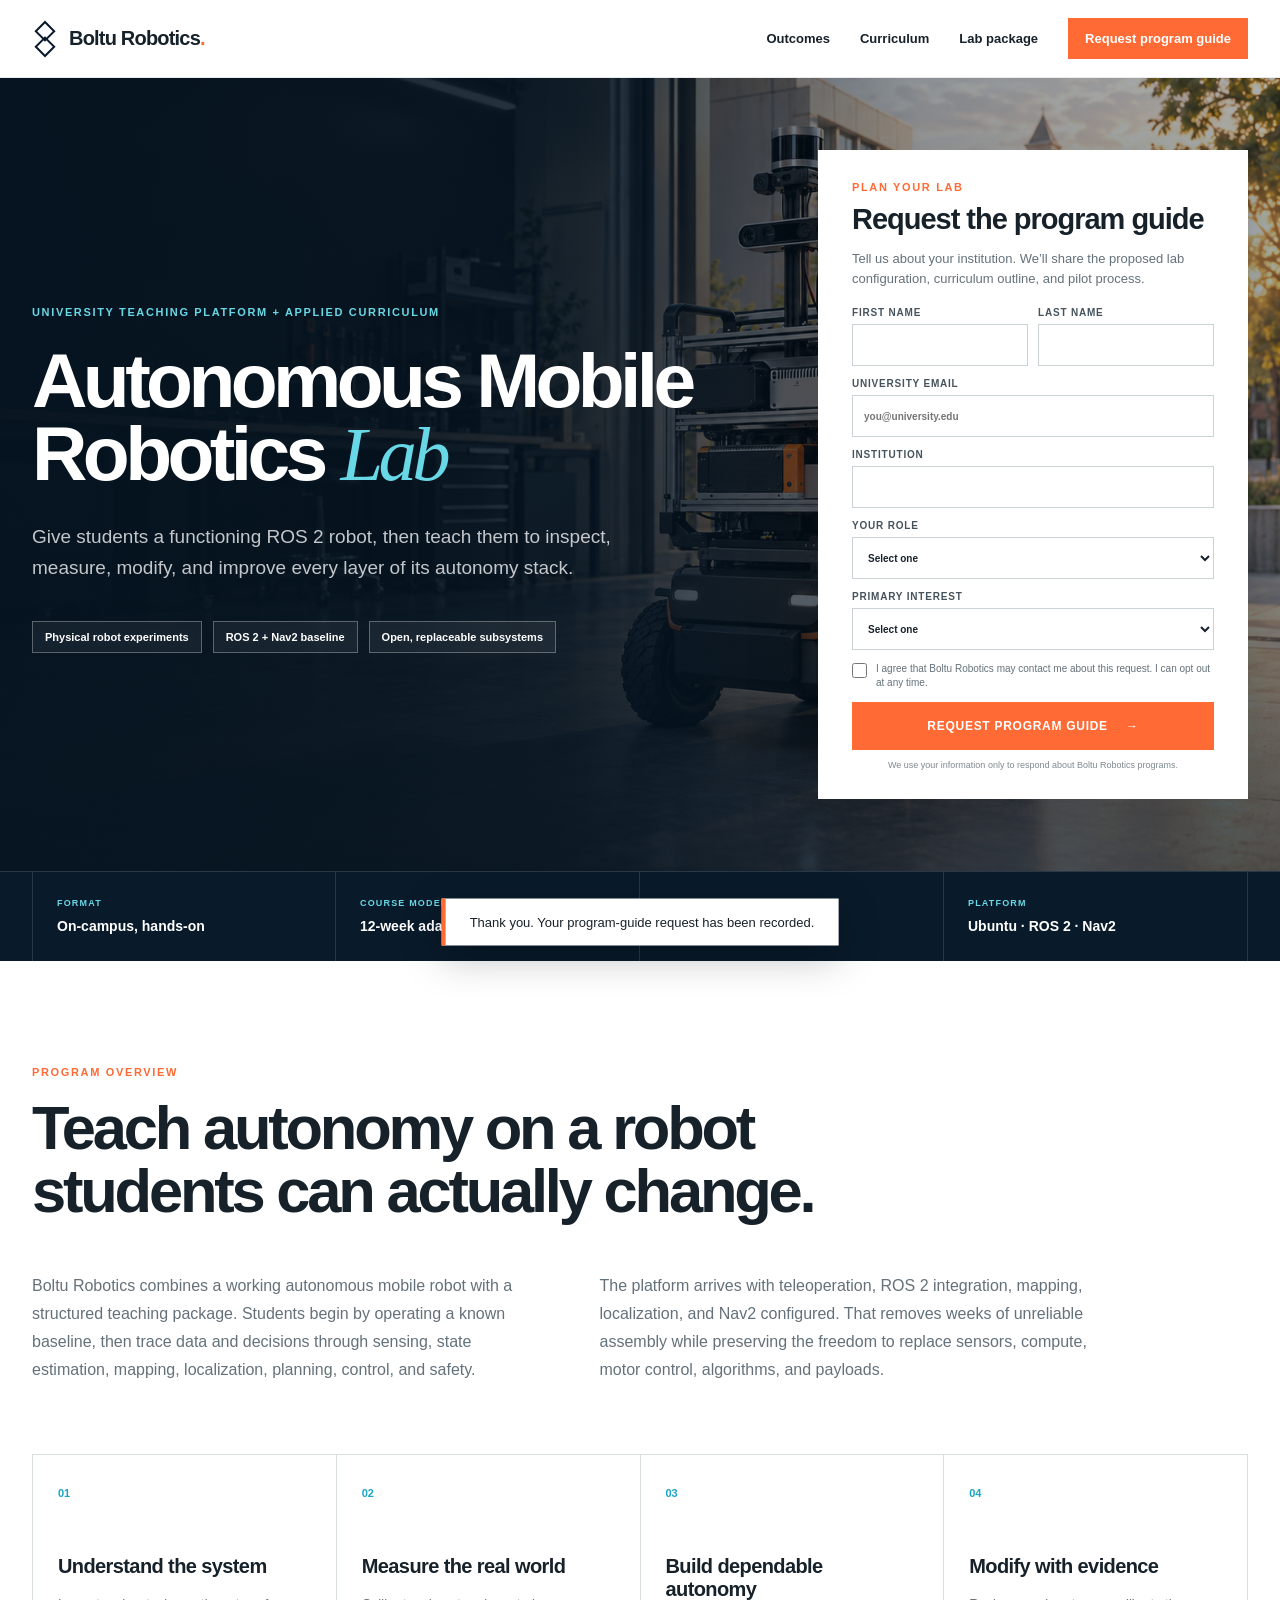
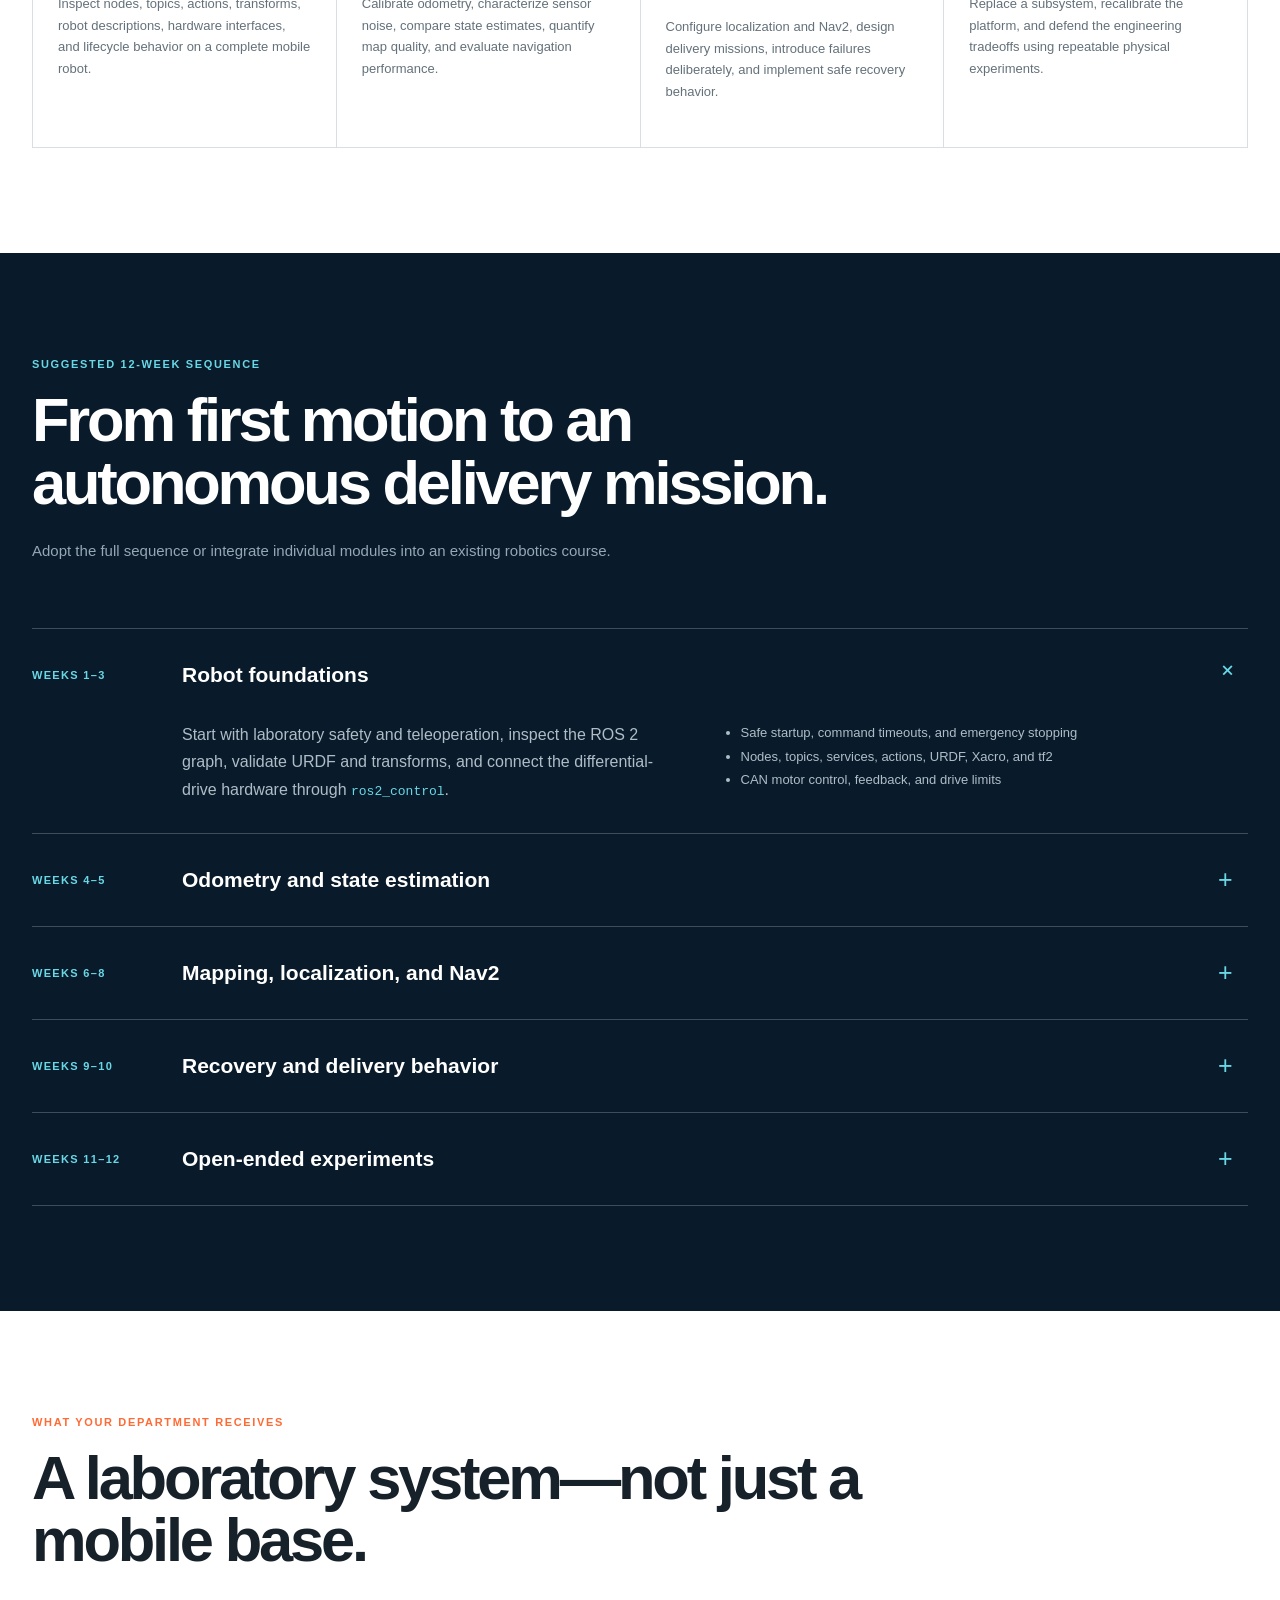
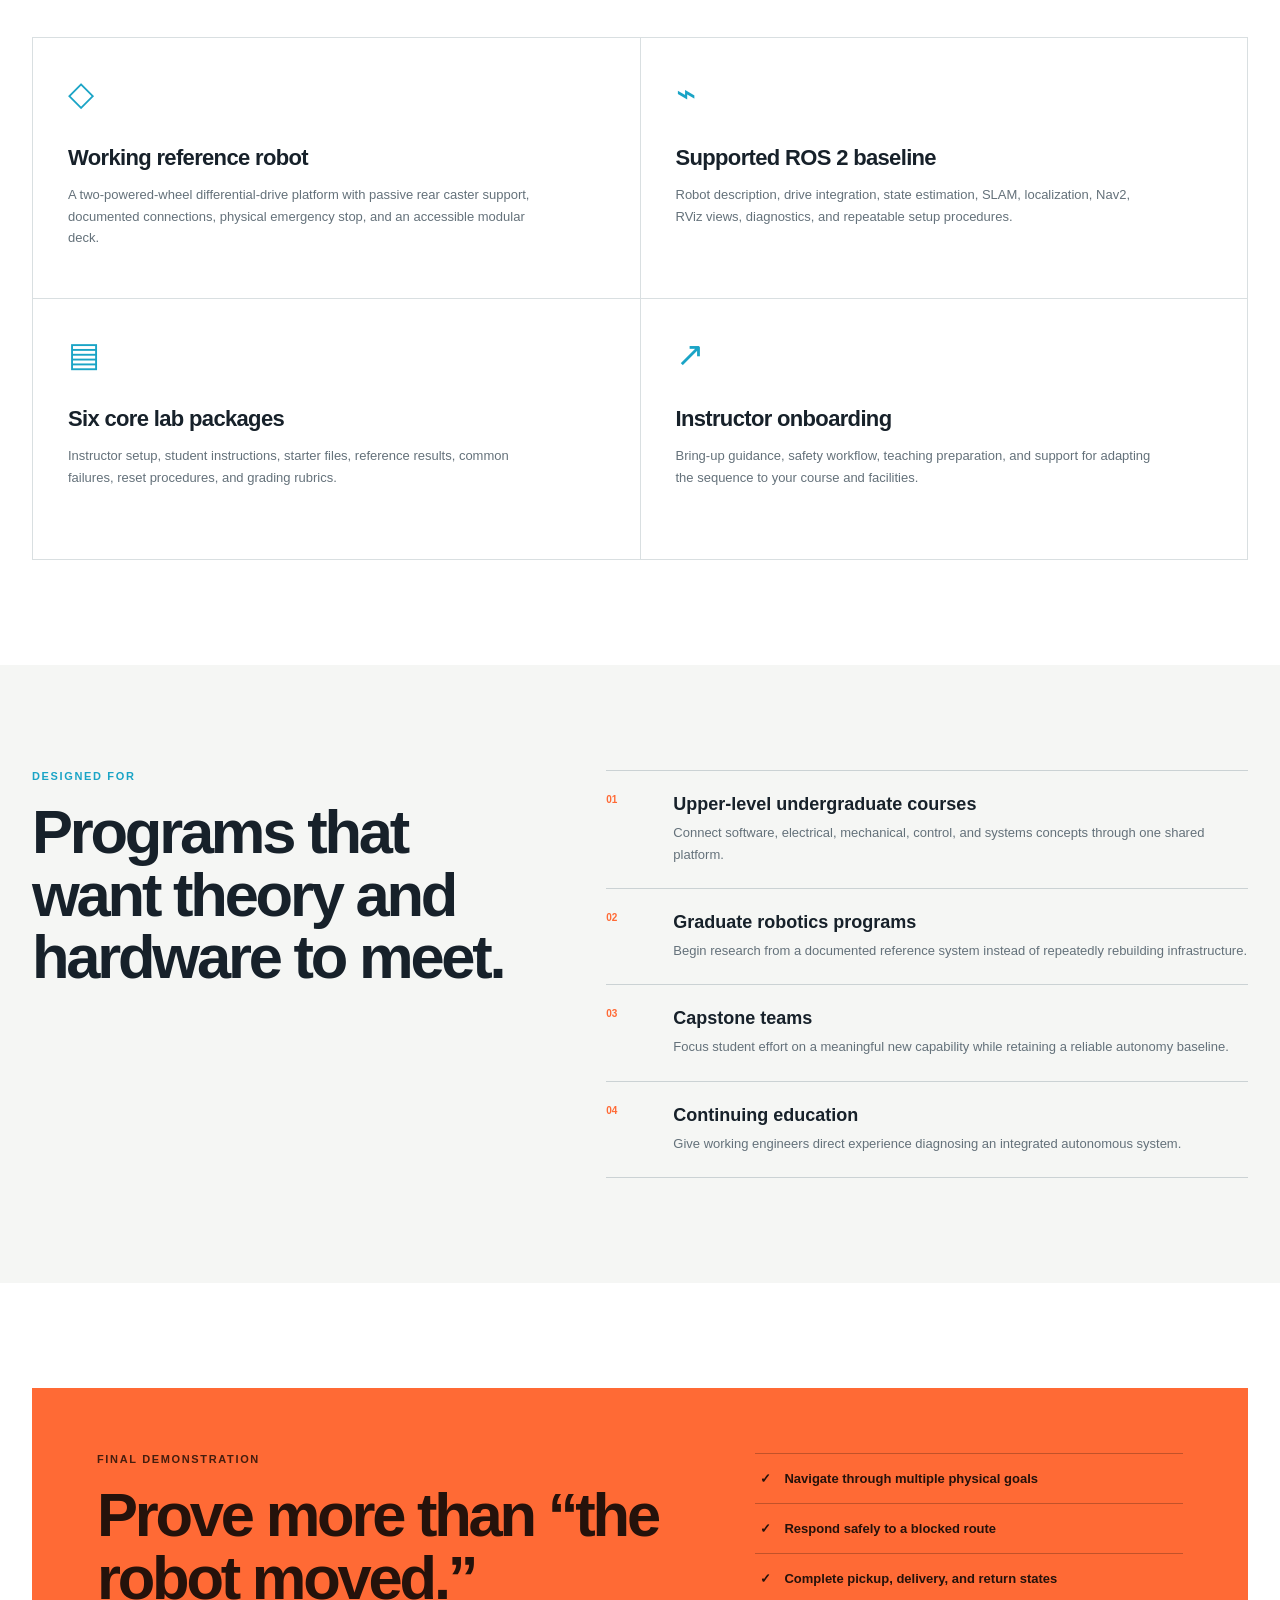
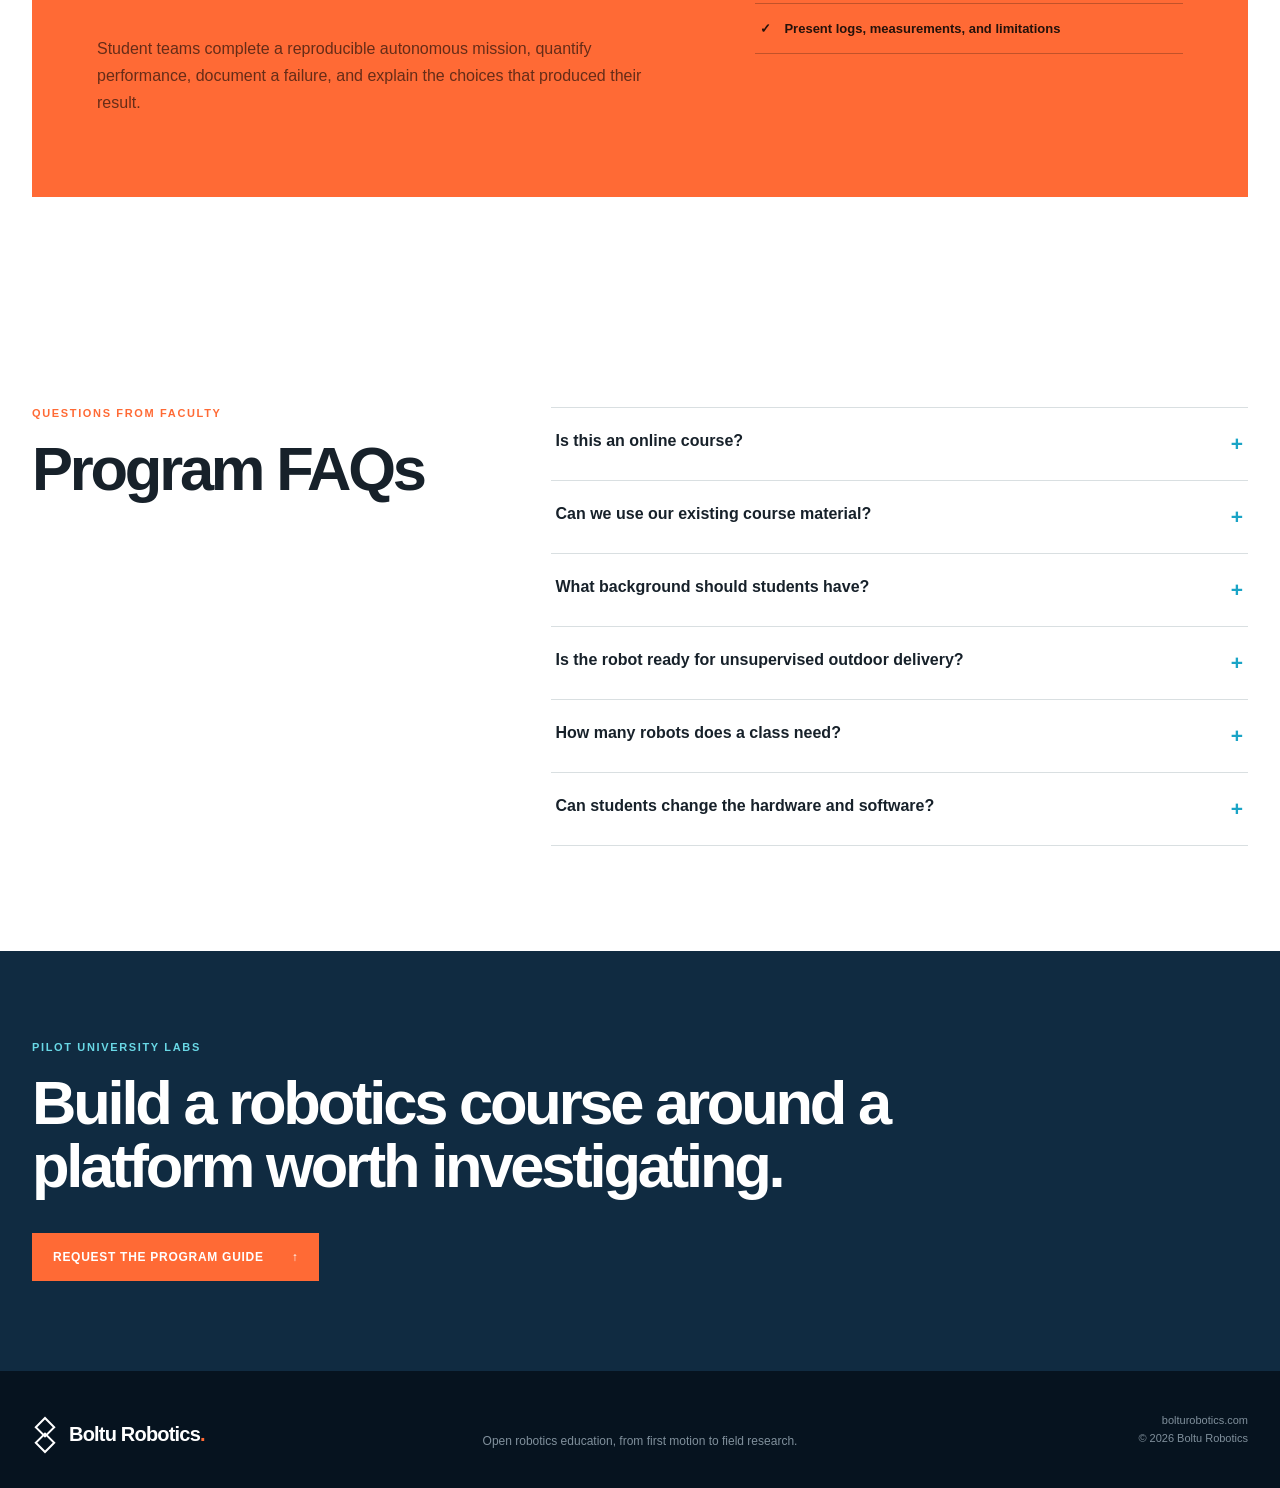
<file: index.html>
<!doctype html>
<html lang="en">
<head>
  <meta charset="utf-8">
  <meta name="viewport" content="width=device-width, initial-scale=1">
  <meta name="description" content="Build a university autonomous mobile robotics lab with a working ROS 2 platform, structured curriculum, and instructor onboarding from Boltu Robotics.">
  <title>Autonomous Mobile Robotics Lab — Boltu Robotics</title>
  <link rel="canonical" href="https://bolturobotics.com/">
  <link rel="preload" href="assets/modular-delivery-robot-v2.png" as="image" fetchpriority="high">
  <link rel="stylesheet" href="robotics-lab.css">
</head>
<body>
  <header class="topbar">
    <a class="brand" href="index.html" aria-label="Boltu Robotics home">
      <span class="brand-mark" aria-hidden="true"><i></i><i></i></span>
      <span>Boltu Robotics<span class="brand-dot">.</span></span>
    </a>
    <nav aria-label="Program navigation">
      <a href="#outcomes">Outcomes</a>
      <a href="#curriculum">Curriculum</a>
      <a href="#labs">Lab package</a>
      <a class="nav-button" href="#request-guide">Request program guide</a>
    </nav>
    <button class="menu-button" type="button" aria-expanded="false" aria-label="Open navigation"><span></span><span></span><span></span></button>
  </header>

  <main>
    <section class="hero" id="top">
      <img src="assets/modular-delivery-robot-v2.png" alt="A modular autonomous mobile robot operating beside a university robotics laboratory">
      <div class="hero-overlay"></div>
      <div class="hero-grid page-width">
        <div class="hero-copy">
          <p class="kicker">University teaching platform + applied curriculum</p>
          <h1>Autonomous Mobile Robotics <em>Lab</em></h1>
          <p class="hero-lead">Give students a functioning ROS 2 robot, then teach them to inspect, measure, modify, and improve every layer of its autonomy stack.</p>
          <div class="hero-points" aria-label="Program highlights">
            <span>Physical robot experiments</span>
            <span>ROS 2 + Nav2 baseline</span>
            <span>Open, replaceable subsystems</span>
          </div>
        </div>

        <aside class="lead-card" id="request-guide">
          <p class="form-eyebrow">Plan your lab</p>
          <h2>Request the program guide</h2>
          <p>Tell us about your institution. We’ll share the proposed lab configuration, curriculum outline, and pilot process.</p>
          <form class="guide-form">
            <div class="field-row">
              <label>First name<input name="first_name" type="text" autocomplete="given-name" required></label>
              <label>Last name<input name="last_name" type="text" autocomplete="family-name" required></label>
            </div>
            <label>University email<input name="email" type="email" autocomplete="email" placeholder="you@university.edu" required></label>
            <label>Institution<input name="institution" type="text" autocomplete="organization" required></label>
            <label>Your role
              <select name="role" required>
                <option value="" selected disabled>Select one</option>
                <option>Faculty or instructor</option>
                <option>Department or program leader</option>
                <option>Laboratory or research lead</option>
                <option>Procurement or administration</option>
                <option>Student team advisor</option>
              </select>
            </label>
            <label>Primary interest
              <select name="interest" required>
                <option value="" selected disabled>Select one</option>
                <option>Teaching laboratory</option>
                <option>Capstone program</option>
                <option>Research platform</option>
                <option>Campus delivery experiments</option>
              </select>
            </label>
            <label class="consent"><input name="consent" type="checkbox" required><span>I agree that Boltu Robotics may contact me about this request. I can opt out at any time.</span></label>
            <button type="submit">Request program guide <span>→</span></button>
            <small>We use your information only to respond about Boltu Robotics programs.</small>
          </form>
        </aside>
      </div>
    </section>

    <section class="fact-strip" aria-label="Program facts">
      <div class="page-width facts">
        <div><small>FORMAT</small><strong>On-campus, hands-on</strong></div>
        <div><small>COURSE MODEL</small><strong>12-week adaptable sequence</strong></div>
        <div><small>LAB RATIO</small><strong>1 robot / 3–5 students</strong></div>
        <div><small>PLATFORM</small><strong>Ubuntu · ROS 2 · Nav2</strong></div>
      </div>
    </section>

    <section class="overview section page-width" id="outcomes">
      <div class="section-intro">
        <p class="section-tag">Program overview</p>
        <h2>Teach autonomy on a robot students can actually change.</h2>
      </div>
      <div class="overview-copy">
        <p>Boltu Robotics combines a working autonomous mobile robot with a structured teaching package. Students begin by operating a known baseline, then trace data and decisions through sensing, state estimation, mapping, localization, planning, control, and safety.</p>
        <p>The platform arrives with teleoperation, ROS 2 integration, mapping, localization, and Nav2 configured. That removes weeks of unreliable assembly while preserving the freedom to replace sensors, compute, motor control, algorithms, and payloads.</p>
      </div>
      <div class="outcome-grid">
        <article><span>01</span><h3>Understand the system</h3><p>Inspect nodes, topics, actions, transforms, robot descriptions, hardware interfaces, and lifecycle behavior on a complete mobile robot.</p></article>
        <article><span>02</span><h3>Measure the real world</h3><p>Calibrate odometry, characterize sensor noise, compare state estimates, quantify map quality, and evaluate navigation performance.</p></article>
        <article><span>03</span><h3>Build dependable autonomy</h3><p>Configure localization and Nav2, design delivery missions, introduce failures deliberately, and implement safe recovery behavior.</p></article>
        <article><span>04</span><h3>Modify with evidence</h3><p>Replace a subsystem, recalibrate the platform, and defend the engineering tradeoffs using repeatable physical experiments.</p></article>
      </div>
    </section>

    <section class="learning section" id="curriculum">
      <div class="page-width">
        <div class="section-intro light">
          <p class="section-tag">Suggested 12-week sequence</p>
          <h2>From first motion to an autonomous delivery mission.</h2>
          <p class="intro-note">Adopt the full sequence or integrate individual modules into an existing robotics course.</p>
        </div>
        <div class="module-list">
          <details open><summary><span>Weeks 1–3</span><strong>Robot foundations</strong><i>+</i></summary><div><p>Start with laboratory safety and teleoperation, inspect the ROS 2 graph, validate URDF and transforms, and connect the differential-drive hardware through <code>ros2_control</code>.</p><ul><li>Safe startup, command timeouts, and emergency stopping</li><li>Nodes, topics, services, actions, URDF, Xacro, and tf2</li><li>CAN motor control, feedback, and drive limits</li></ul></div></details>
          <details><summary><span>Weeks 4–5</span><strong>Odometry and state estimation</strong><i>+</i></summary><div><p>Turn real measurements into a defensible motion estimate using calibrated wheel parameters, an IMU, covariance modeling, and sensor fusion.</p><ul><li>Straight-line and rotation calibration</li><li>Error characterization and repeatable trials</li><li>Fused odometry with robot_localization</li></ul></div></details>
          <details><summary><span>Weeks 6–8</span><strong>Mapping, localization, and Nav2</strong><i>+</i></summary><div><p>Create maps, test localization recovery, and tune global planning, local control, costmaps, and obstacle response in a physical environment.</p><ul><li>SLAM Toolbox and map-quality evaluation</li><li>AMCL confidence and displacement experiments</li><li>Planning and controller acceptance tests</li></ul></div></details>
          <details><summary><span>Weeks 9–10</span><strong>Recovery and delivery behavior</strong><i>+</i></summary><div><p>Move beyond successful demos by testing blocked routes, retry limits, waypoint execution, pickup confirmation, arrival signaling, and return-to-home behavior.</p><ul><li>Nav2 behavior trees and recovery actions</li><li>Mission states and operator handoffs</li><li>Diagnostics, logs, and rosbag evidence</li></ul></div></details>
          <details><summary><span>Weeks 11–12</span><strong>Open-ended experiments</strong><i>+</i></summary><div><p>Teams replace or extend one subsystem, restore calibrated operation, and present a reproducible autonomous mission with quantitative results.</p><ul><li>Depth perception or alternative sensors</li><li>Modified planning, control, or payload behavior</li><li>Technical demonstration and failure analysis</li></ul></div></details>
        </div>
      </div>
    </section>

    <section class="included section page-width" id="labs">
      <div class="section-intro">
        <p class="section-tag">What your department receives</p>
        <h2>A laboratory system—not just a mobile base.</h2>
      </div>
      <div class="included-grid">
        <article><div class="line-icon">◇</div><h3>Working reference robot</h3><p>A two-powered-wheel differential-drive platform with passive rear caster support, documented connections, physical emergency stop, and an accessible modular deck.</p></article>
        <article><div class="line-icon">⌁</div><h3>Supported ROS 2 baseline</h3><p>Robot description, drive integration, state estimation, SLAM, localization, Nav2, RViz views, diagnostics, and repeatable setup procedures.</p></article>
        <article><div class="line-icon">▤</div><h3>Six core lab packages</h3><p>Instructor setup, student instructions, starter files, reference results, common failures, reset procedures, and grading rubrics.</p></article>
        <article><div class="line-icon">↗</div><h3>Instructor onboarding</h3><p>Bring-up guidance, safety workflow, teaching preparation, and support for adapting the sequence to your course and facilities.</p></article>
      </div>
    </section>

    <section class="audience section">
      <div class="page-width audience-grid">
        <div>
          <p class="section-tag">Designed for</p>
          <h2>Programs that want theory and hardware to meet.</h2>
        </div>
        <div class="audience-list">
          <article><span>01</span><div><h3>Upper-level undergraduate courses</h3><p>Connect software, electrical, mechanical, control, and systems concepts through one shared platform.</p></div></article>
          <article><span>02</span><div><h3>Graduate robotics programs</h3><p>Begin research from a documented reference system instead of repeatedly rebuilding infrastructure.</p></div></article>
          <article><span>03</span><div><h3>Capstone teams</h3><p>Focus student effort on a meaningful new capability while retaining a reliable autonomy baseline.</p></div></article>
          <article><span>04</span><div><h3>Continuing education</h3><p>Give working engineers direct experience diagnosing an integrated autonomous system.</p></div></article>
        </div>
      </div>
    </section>

    <section class="project section page-width">
      <div class="project-panel">
        <div>
          <p class="section-tag">Final demonstration</p>
          <h2>Prove more than “the robot moved.”</h2>
          <p>Student teams complete a reproducible autonomous mission, quantify performance, document a failure, and explain the choices that produced their result.</p>
        </div>
        <ul>
          <li>Navigate through multiple physical goals</li>
          <li>Respond safely to a blocked route</li>
          <li>Complete pickup, delivery, and return states</li>
          <li>Present logs, measurements, and limitations</li>
        </ul>
      </div>
    </section>

    <section class="faq section page-width" id="faq">
      <div class="section-intro"><p class="section-tag">Questions from faculty</p><h2>Program FAQs</h2></div>
      <div class="faq-list">
        <details><summary>Is this an online course?<i>+</i></summary><p>No. The proposed program is centered on supervised physical laboratory work at your institution. Simulation can prepare students for each exercise, but it does not replace robot time.</p></details>
        <details><summary>Can we use our existing course material?<i>+</i></summary><p>Yes. The robot and labs are modular. Departments can use the complete suggested sequence or adopt only the hardware, software baseline, and selected exercises.</p></details>
        <details><summary>What background should students have?<i>+</i></summary><p>Python or C++, basic Linux use, and introductory linear algebra are recommended. Prior exposure to probability or control is useful but can be reviewed within the course.</p></details>
        <details><summary>Is the robot ready for unsupervised outdoor delivery?<i>+</i></summary><p>No. The first platform is intended for indoor and supervised dry-weather experiments. Outdoor autonomy, rain resistance, powered lockers, and fleet operations are later product stages.</p></details>
        <details><summary>How many robots does a class need?<i>+</i></summary><p>A practical planning ratio is one robot for every three to five students, plus suitable test space, charging procedures, workstations, tools, and replacement parts.</p></details>
        <details><summary>Can students change the hardware and software?<i>+</i></summary><p>That is a central design goal. Sensors, compute, control components, autonomy packages, and payloads have documented interfaces and are meant to support replacement experiments.</p></details>
      </div>
    </section>

    <section class="final-cta">
      <div class="page-width">
        <p class="section-tag">Pilot university labs</p>
        <h2>Build a robotics course around a platform worth investigating.</h2>
        <a href="#request-guide">Request the program guide <span>↑</span></a>
      </div>
    </section>
  </main>

  <footer>
    <a class="brand" href="index.html"><span class="brand-mark" aria-hidden="true"><i></i><i></i></span><span>Boltu Robotics<span class="brand-dot">.</span></span></a>
    <p>Open robotics education, from first motion to field research.</p>
    <div><a href="https://bolturobotics.com/">bolturobotics.com</a><br>© 2026 Boltu Robotics</div>
  </footer>
  <div class="toast" role="status" aria-live="polite">Thank you. Your program-guide request has been recorded.</div>
  <script src="robotics-lab.js"></script>
</body>
</html>
</file>
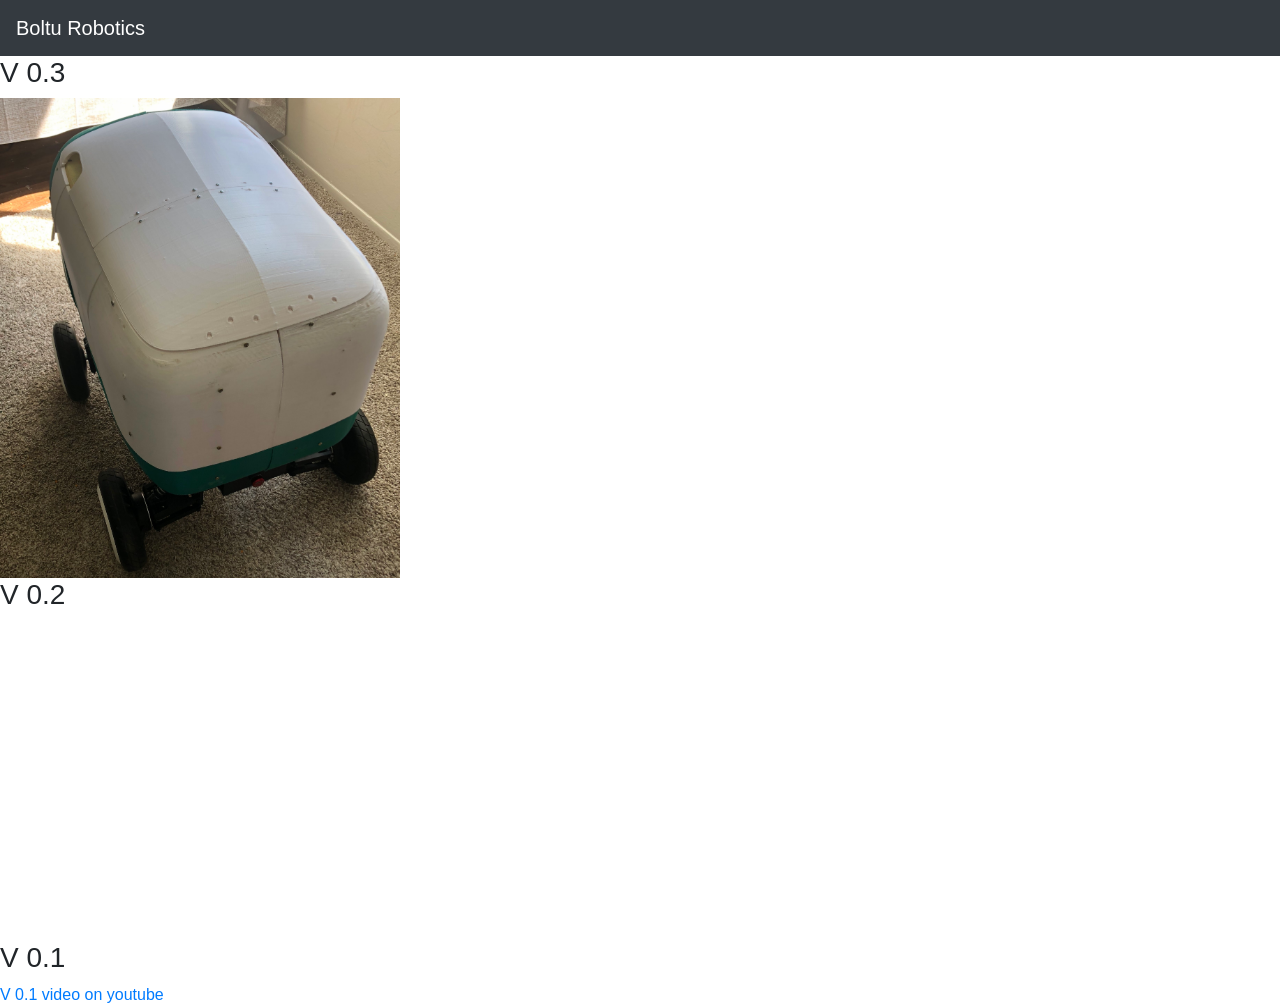
<file: demo.html>
<!doctype html>
<html lang="en">  
<head>    
  <meta charset="utf-8">
  <meta name="viewport" content="width=device-width, initial-scale=1, shrink-to-fit=no">
  <link rel="stylesheet" href="https://maxcdn.bootstrapcdn.com/bootstrap/4.0.0/css/bootstrap.min.css" integrity="sha384-Gn5384xqQ1aoWXA+058RXPxPg6fy4IWvTNh0E263XmFcJlSAwiGgFAW/dAiS6JXm" crossorigin="anonymous">
</head>
<body>
  <nav class="navbar navbar-dark bg-dark">
    <a class="navbar-brand" href="#">Boltu Robotics</a>
  </nav>
  <h3>V 0.3</h3>
  <img src="/images/v3.jpg" width="400" height="480" />
  
  <h3>V 0.2 </h3>
  <div>
  <iframe width="560" height="315" src="https://www.youtube.com/embed/LQcXNN6Wu04" title="YouTube video player" frameborder="0" allow="accelerometer; autoplay; clipboard-write; encrypted-media; gyroscope; picture-in-picture" allowfullscreen></iframe>
  </div>
  <h3>V 0.1</h3>
 
  <a href="https://youtu.be/LQcXNN6Wu04">V 0.1 video on youtube</a>
  
  
   <script src="https://maxcdn.bootstrapcdn.com/bootstrap/4.0.0/js/bootstrap.min.js" integrity="sha384-JZR6Spejh4U02d8jOt6vLEHfe/JQGiRRSQQxSfFWpi1MquVdAyjUar5+76PVCmYl" crossorigin="anonymous"></script>
  
</body>
</html>
</file>
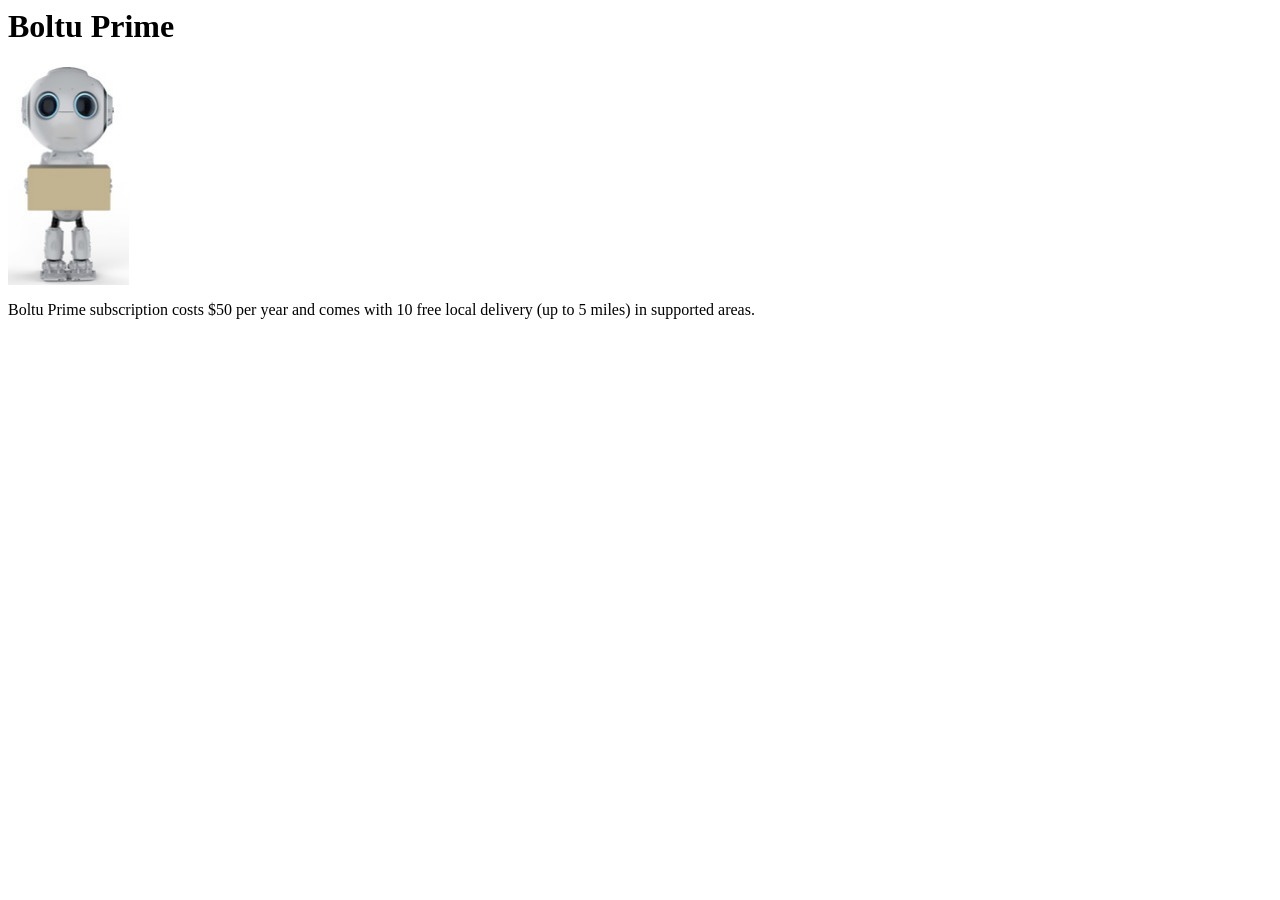
<file: index_old.html>
<html>
<head>  
  <meta name="google-signin-client_id" content="414613983979-6jcpv1spaahiblh4vdj31080kfalh3i2.apps.googleusercontent.com">
  <script src="https://apis.google.com/js/platform.js" async defer></script>  
</head>
<body>
<h1>Boltu Prime</h1>
<div id="programdetails">
<img src="images/boltu.png" />
<p>Boltu Prime subscription costs $50 per year and comes with 10 free local delivery (up to 5 miles) in supported areas.</p>
</div>

<div id="signinbutton" class="g-signin2" data-onsuccess="onSignIn"></div>
<div hidden id="usercontent">
  <div id="profile"></div>
  <div hidden id="subscriptionprice">
    <p>Boltu Prime subscription costs $50 per year and comes with 10 free local delivery (up to 5 miles) in supported areas.</p>
  </div>
  <div id="paypal-button-container"></div>
</div>
<script src="https://www.paypal.com/sdk/js?client-id=AXMAAbltWsQ1PEsPVLJ-3T_DuePLPZICybv1kZwO6DDjFa6xS1BvY2rd81LEFoYX0_Qp3xxSrM1K8IBY&vault=true" data-sdk-integration-source="button-factory"></script>
<script src="js/boltu.js"> </script>
</body>
</file>
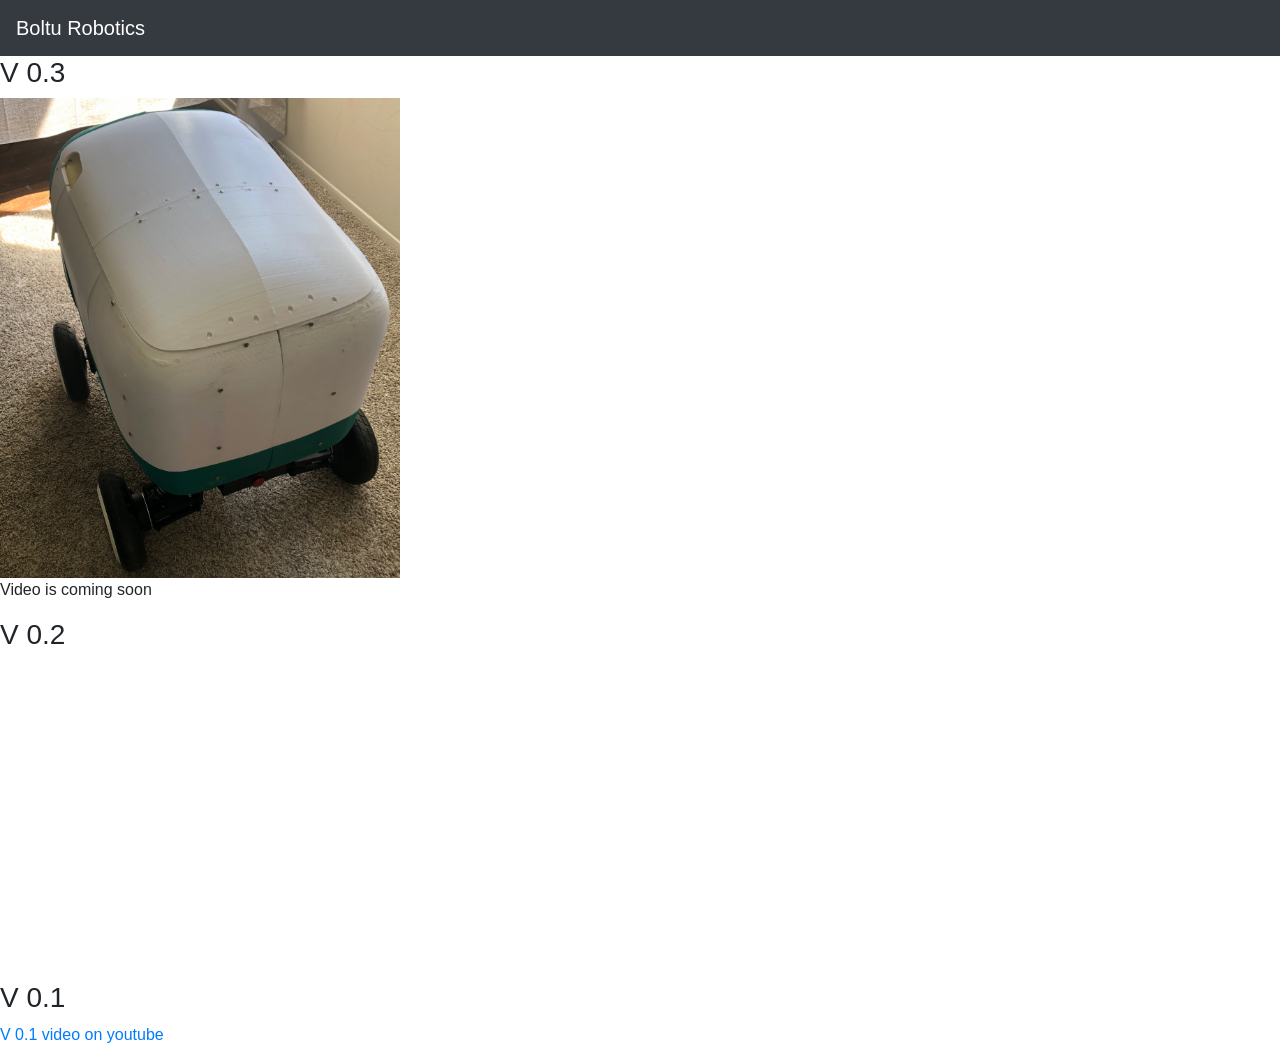
<file: indexold.html>
<!doctype html>
<html lang="en">
<head>
  <meta charset="utf-8">
  <meta name="viewport" content="width=device-width, initial-scale=1, shrink-to-fit=no">
  <link rel="stylesheet" href="https://maxcdn.bootstrapcdn.com/bootstrap/4.0.0/css/bootstrap.min.css" integrity="sha384-Gn5384xqQ1aoWXA+058RXPxPg6fy4IWvTNh0E263XmFcJlSAwiGgFAW/dAiS6JXm" crossorigin="anonymous">
</head>
<body>
  <nav class="navbar navbar-dark bg-dark">
    <a class="navbar-brand" href="#">Boltu Robotics</a>
  </nav>
  <h3>V 0.3</h3>
  <img src="/images/v3.jpg" width="400" height="480" />
  <p>Video is coming soon</p>

  <h3>V 0.2 </h3>
  <div>
  <iframe width="560" height="315" src="https://www.youtube.com/embed/LQcXNN6Wu04" title="YouTube video player" frameborder="0" allow="accelerometer; autoplay; clipboard-write; encrypted-media; gyroscope; picture-in-picture" allowfullscreen></iframe>
  </div>
  <h3>V 0.1</h3>

  <a href="https://youtu.be/LQcXNN6Wu04">V 0.1 video on youtube</a>


   <script src="https://maxcdn.bootstrapcdn.com/bootstrap/4.0.0/js/bootstrap.min.js" integrity="sha384-JZR6Spejh4U02d8jOt6vLEHfe/JQGiRRSQQxSfFWpi1MquVdAyjUar5+76PVCmYl" crossorigin="anonymous"></script>

</body>
</html>
</file>
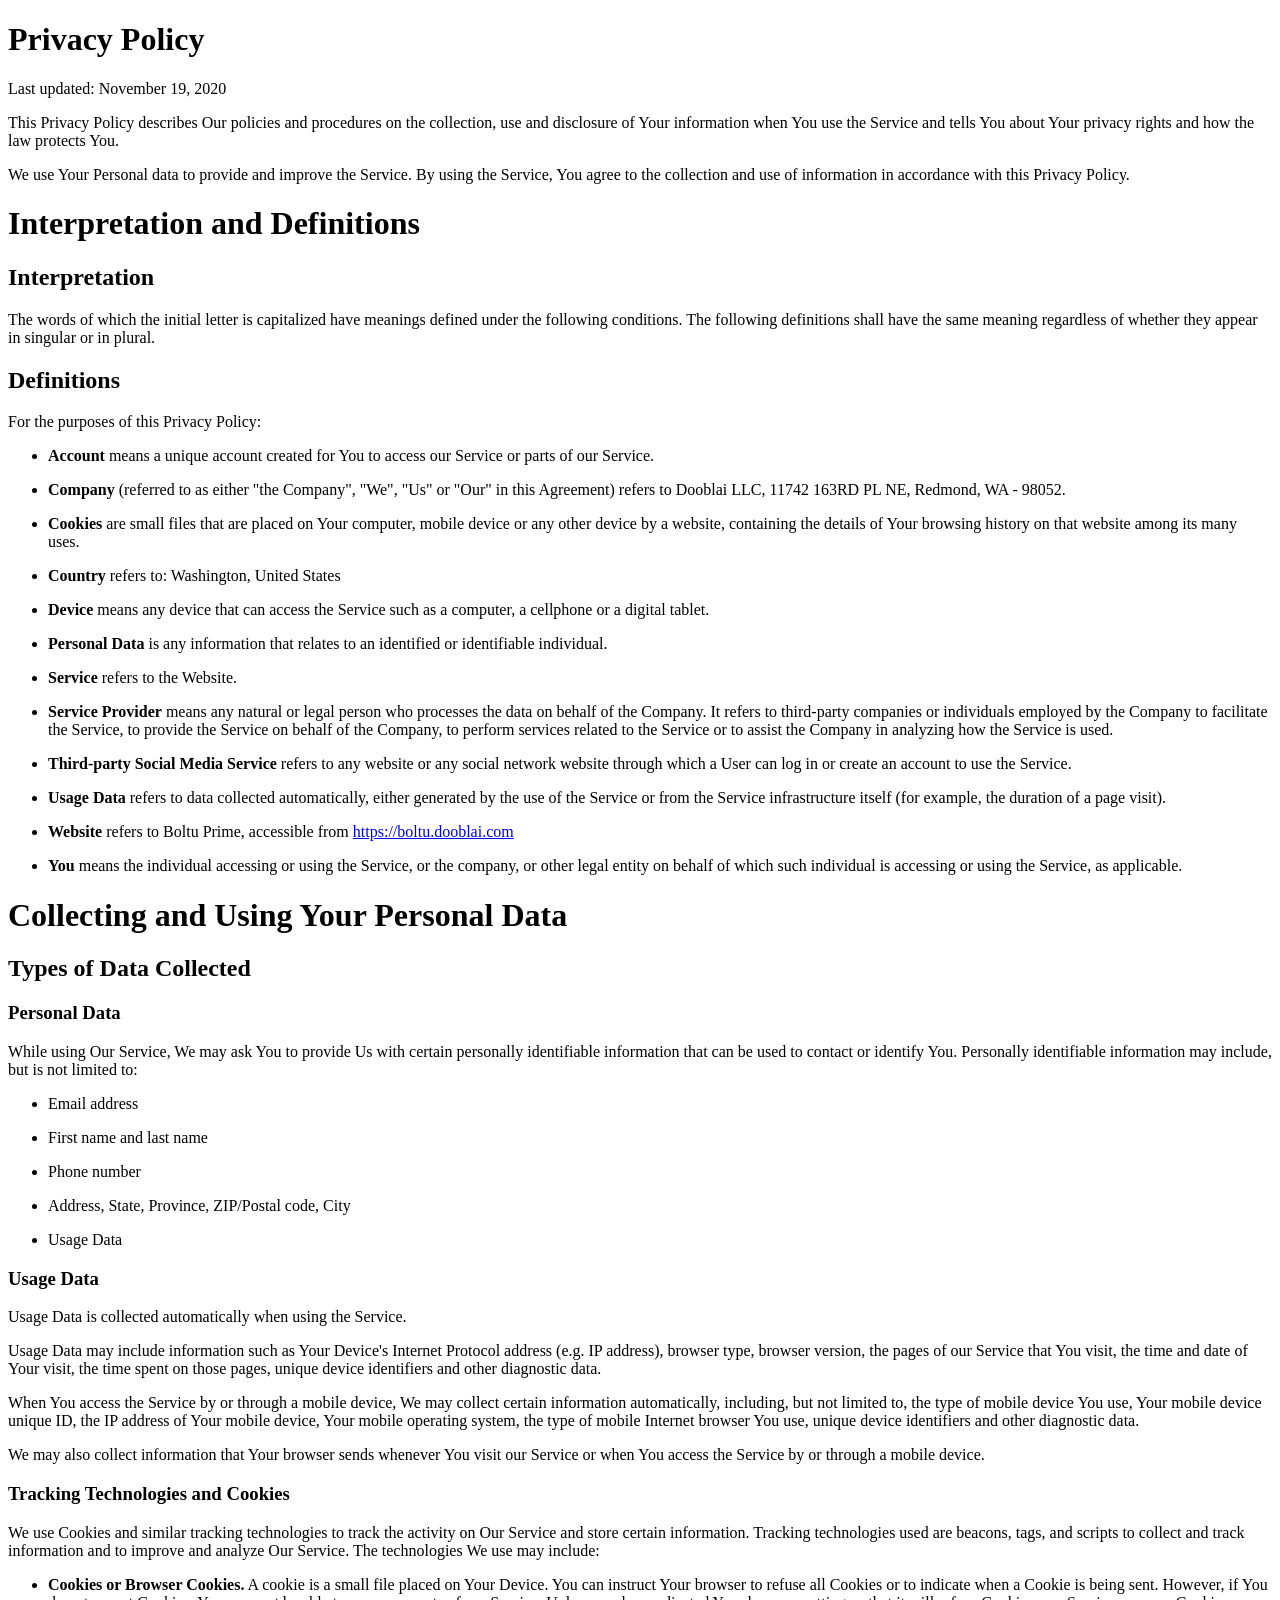
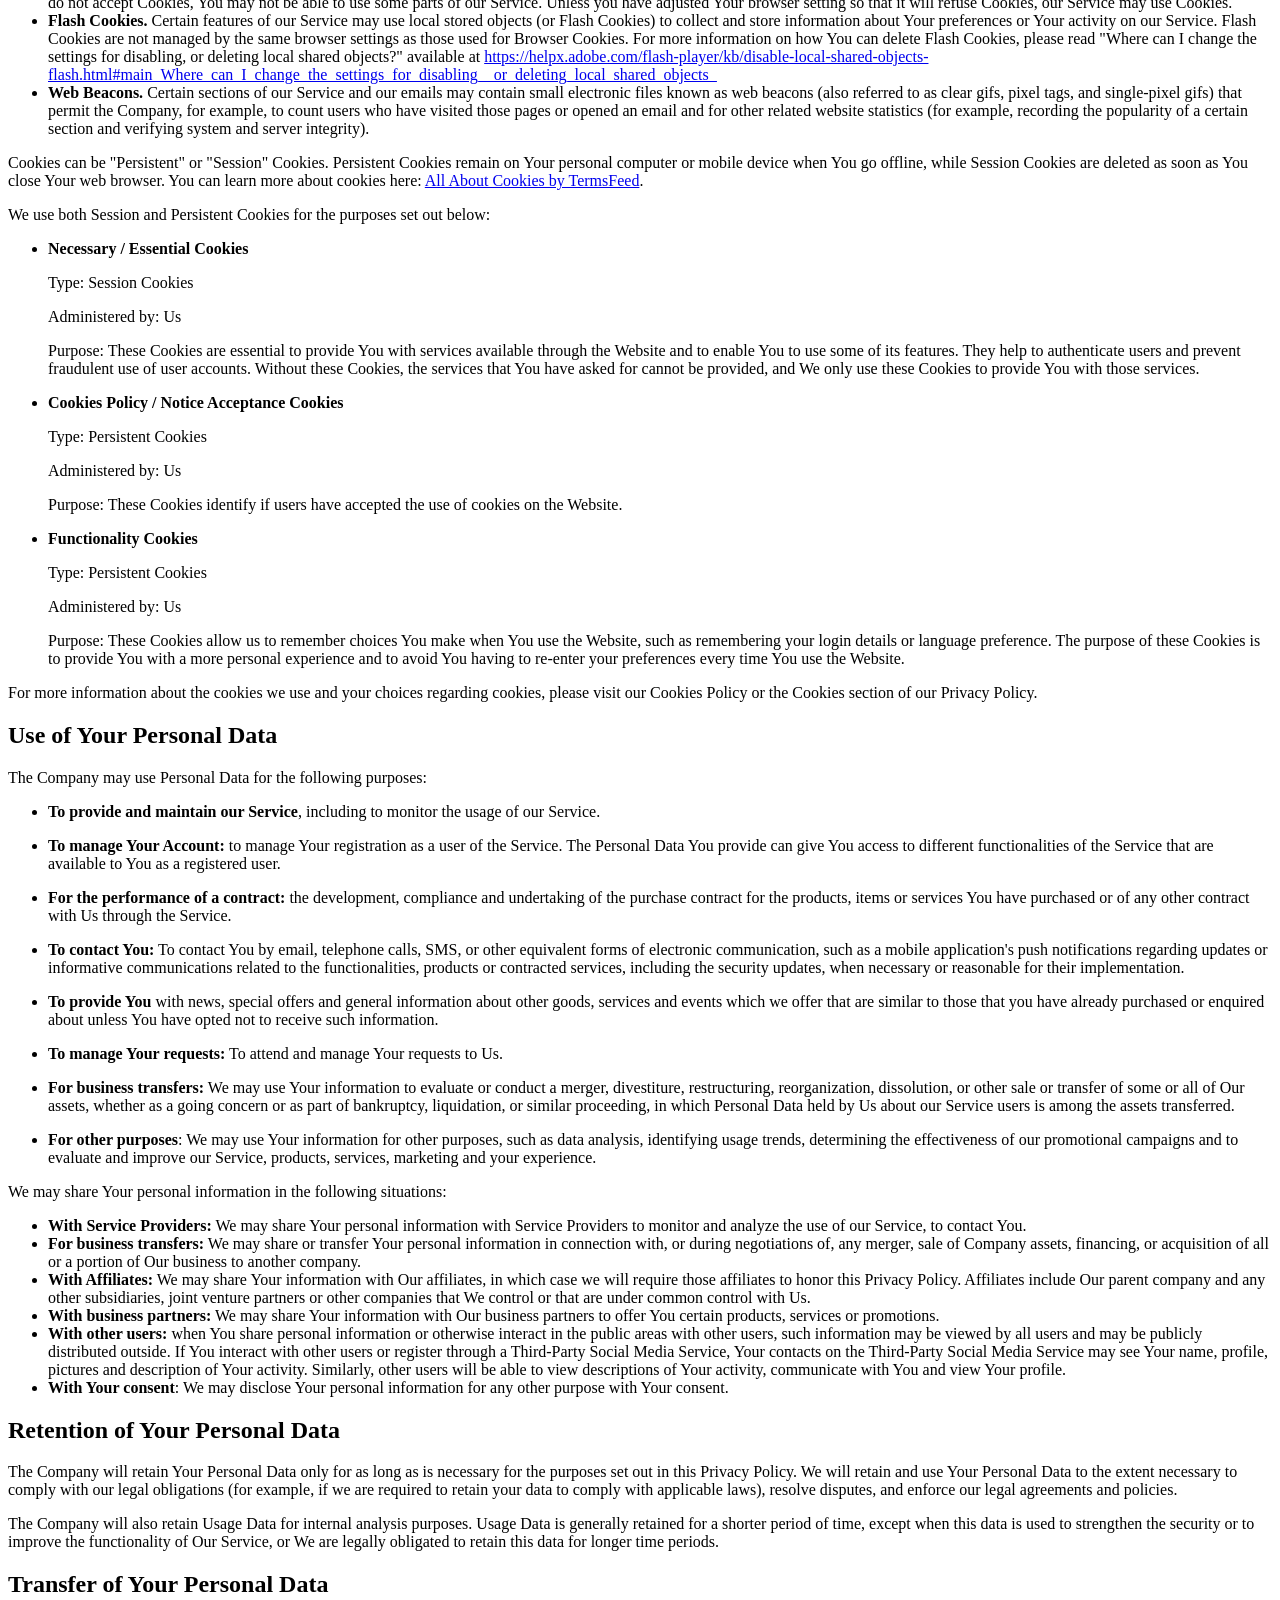
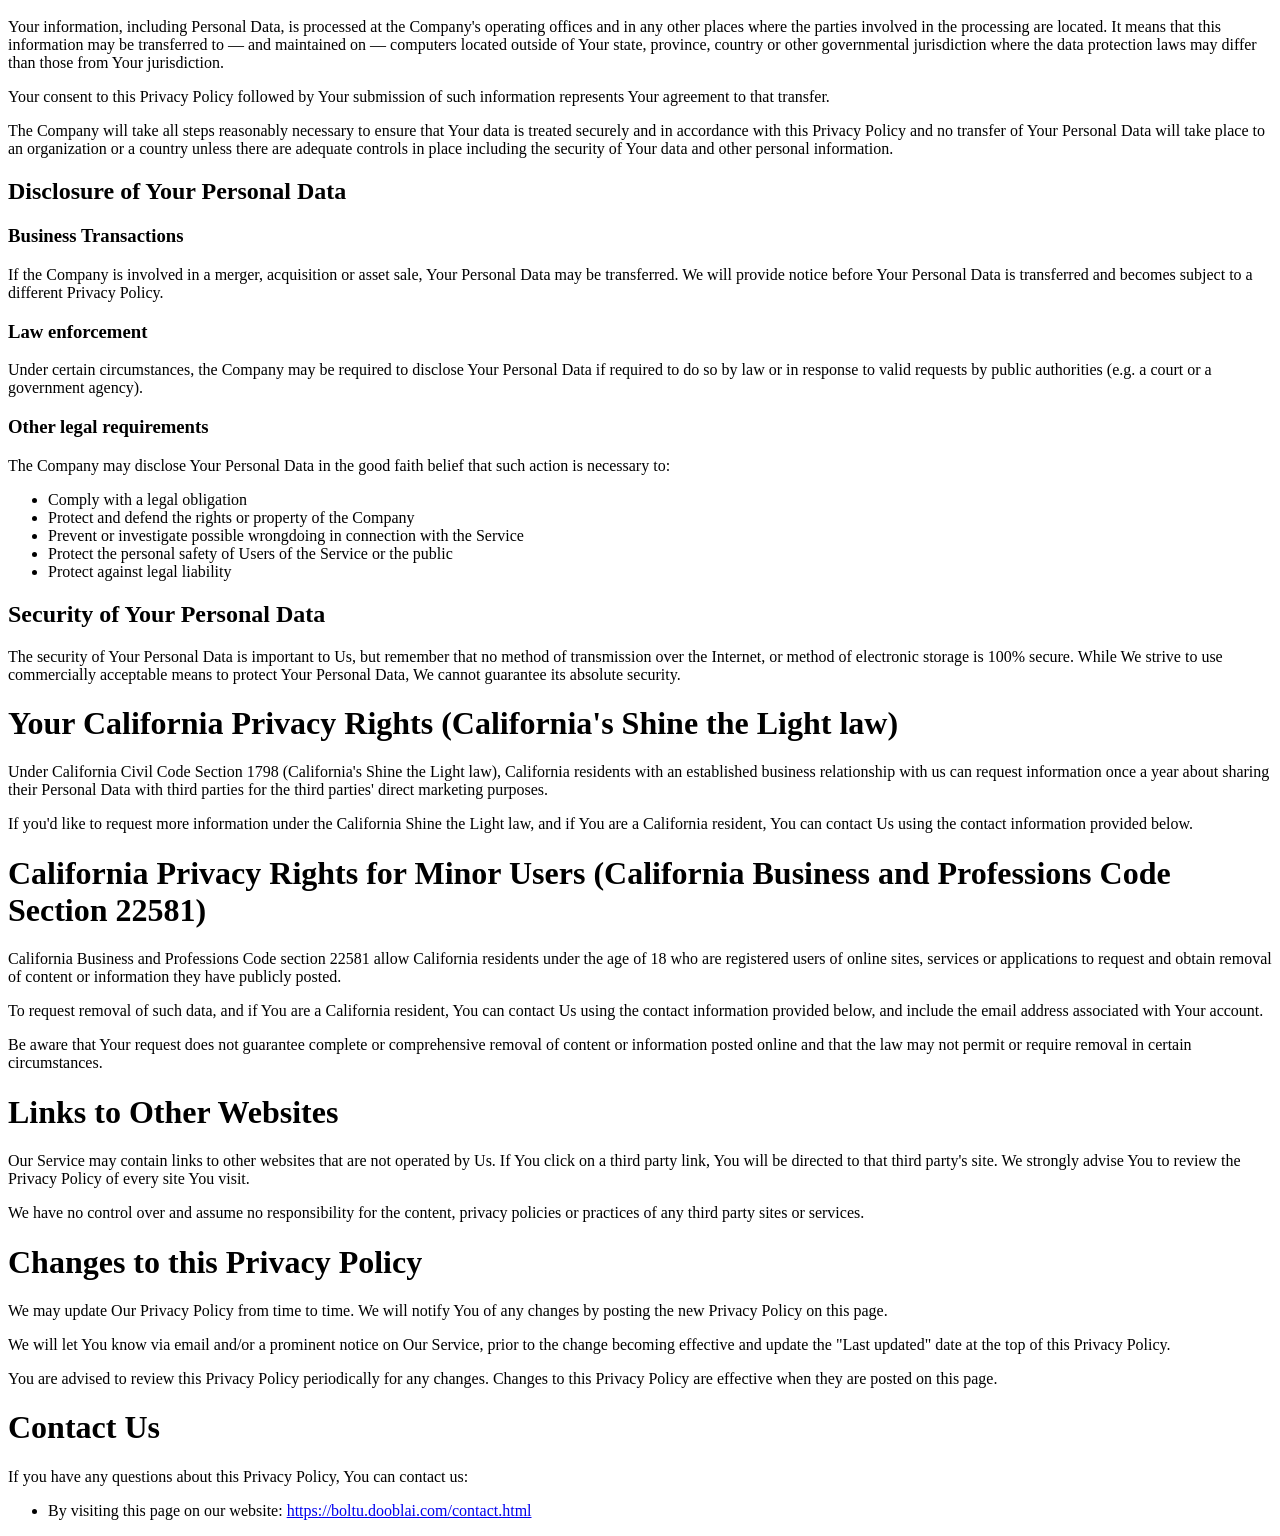
<file: privacy.html>
<!DOCTYPE html>
<html>
<head>
<title>Privacy Policy for Boltu Prime</title>
<meta charset="utf-8">
<meta http-equiv="X-UA-Compatible" content="IE=edge,chrome=1">
<meta name="viewport" content="width=device-width, initial-scale=1">
<meta name="robots" content="noindex" />
<body>
<h1>Privacy Policy</h1>
<p>Last updated: November 19, 2020</p>
<p>This Privacy Policy describes Our policies and procedures on the collection, use and disclosure of Your information when You use the Service and tells You about Your privacy rights and how the law protects You.</p>
<p>We use Your Personal data to provide and improve the Service. By using the Service, You agree to the collection and use of information in accordance with this Privacy Policy. </p>
<h1>Interpretation and Definitions</h1>
<h2>Interpretation</h2>
<p>The words of which the initial letter is capitalized have meanings defined under the following conditions. The following definitions shall have the same meaning regardless of whether they appear in singular or in plural.</p>
<h2>Definitions</h2>
<p>For the purposes of this Privacy Policy:</p>
<ul>
<li>
<p><strong>Account</strong> means a unique account created for You to access our Service or parts of our Service.</p>
</li>
<li>
<p><strong>Company</strong> (referred to as either &quot;the Company&quot;, &quot;We&quot;, &quot;Us&quot; or &quot;Our&quot; in this Agreement) refers to Dooblai LLC, 11742 163RD PL NE, Redmond, WA - 98052.</p>
</li>
<li>
<p><strong>Cookies</strong> are small files that are placed on Your computer, mobile device or any other device by a website, containing the details of Your browsing history on that website among its many uses.</p>
</li>
<li>
<p><strong>Country</strong> refers to: Washington,  United States</p>
</li>
<li>
<p><strong>Device</strong> means any device that can access the Service such as a computer, a cellphone or a digital tablet.</p>
</li>
<li>
<p><strong>Personal Data</strong> is any information that relates to an identified or identifiable individual.</p>
</li>
<li>
<p><strong>Service</strong> refers to the Website.</p>
</li>
<li>
<p><strong>Service Provider</strong> means any natural or legal person who processes the data on behalf of the Company. It refers to third-party companies or individuals employed by the Company to facilitate the Service, to provide the Service on behalf of the Company, to perform services related to the Service or to assist the Company in analyzing how the Service is used.</p>
</li>
<li>
<p><strong>Third-party Social Media Service</strong> refers to any website or any social network website through which a User can log in or create an account to use the Service.</p>
</li>
<li>
<p><strong>Usage Data</strong> refers to data collected automatically, either generated by the use of the Service or from the Service infrastructure itself (for example, the duration of a page visit).</p>
</li>
<li>
<p><strong>Website</strong> refers to Boltu Prime, accessible from <a href="https://boltu.dooblai.com" rel="external nofollow noopener" target="_blank">https://boltu.dooblai.com</a></p>
</li>
<li>
<p><strong>You</strong> means the individual accessing or using the Service, or the company, or other legal entity on behalf of which such individual is accessing or using the Service, as applicable.</p>
</li>
</ul>
<h1>Collecting and Using Your Personal Data</h1>
<h2>Types of Data Collected</h2>
<h3>Personal Data</h3>
<p>While using Our Service, We may ask You to provide Us with certain personally identifiable information that can be used to contact or identify You. Personally identifiable information may include, but is not limited to:</p>
<ul>
<li>
<p>Email address</p>
</li>
<li>
<p>First name and last name</p>
</li>
<li>
<p>Phone number</p>
</li>
<li>
<p>Address, State, Province, ZIP/Postal code, City</p>
</li>
<li>
<p>Usage Data</p>
</li>
</ul>
<h3>Usage Data</h3>
<p>Usage Data is collected automatically when using the Service.</p>
<p>Usage Data may include information such as Your Device's Internet Protocol address (e.g. IP address), browser type, browser version, the pages of our Service that You visit, the time and date of Your visit, the time spent on those pages, unique device identifiers and other diagnostic data.</p>
<p>When You access the Service by or through a mobile device, We may collect certain information automatically, including, but not limited to, the type of mobile device You use, Your mobile device unique ID, the IP address of Your mobile device, Your mobile operating system, the type of mobile Internet browser You use, unique device identifiers and other diagnostic data.</p>
<p>We may also collect information that Your browser sends whenever You visit our Service or when You access the Service by or through a mobile device.</p>
<h3>Tracking Technologies and Cookies</h3>
<p>We use Cookies and similar tracking technologies to track the activity on Our Service and store certain information. Tracking technologies used are beacons, tags, and scripts to collect and track information and to improve and analyze Our Service. The technologies We use may include:</p>
<ul>
<li><strong>Cookies or Browser Cookies.</strong> A cookie is a small file placed on Your Device. You can instruct Your browser to refuse all Cookies or to indicate when a Cookie is being sent. However, if You do not accept Cookies, You may not be able to use some parts of our Service. Unless you have adjusted Your browser setting so that it will refuse Cookies, our Service may use Cookies.</li>
<li><strong>Flash Cookies.</strong> Certain features of our Service may use local stored objects (or Flash Cookies) to collect and store information about Your preferences or Your activity on our Service. Flash Cookies are not managed by the same browser settings as those used for Browser Cookies. For more information on how You can delete Flash Cookies, please read &quot;Where can I change the settings for disabling, or deleting local shared objects?&quot; available at <a href="https://helpx.adobe.com/flash-player/kb/disable-local-shared-objects-flash.html#main_Where_can_I_change_the_settings_for_disabling__or_deleting_local_shared_objects_" rel="external nofollow noopener" target="_blank">https://helpx.adobe.com/flash-player/kb/disable-local-shared-objects-flash.html#main_Where_can_I_change_the_settings_for_disabling__or_deleting_local_shared_objects_</a></li>
<li><strong>Web Beacons.</strong> Certain sections of our Service and our emails may contain small electronic files known as web beacons (also referred to as clear gifs, pixel tags, and single-pixel gifs) that permit the Company, for example, to count users who have visited those pages or opened an email and for other related website statistics (for example, recording the popularity of a certain section and verifying system and server integrity).</li>
</ul>
<p>Cookies can be &quot;Persistent&quot; or &quot;Session&quot; Cookies. Persistent Cookies remain on Your personal computer or mobile device when You go offline, while Session Cookies are deleted as soon as You close Your web browser. You can learn more about cookies here: <a href="https://www.termsfeed.com/blog/cookies/" target="_blank">All About Cookies by TermsFeed</a>.</p>
<p>We use both Session and Persistent Cookies for the purposes set out below:</p>
<ul>
<li>
<p><strong>Necessary / Essential Cookies</strong></p>
<p>Type: Session Cookies</p>
<p>Administered by: Us</p>
<p>Purpose: These Cookies are essential to provide You with services available through the Website and to enable You to use some of its features. They help to authenticate users and prevent fraudulent use of user accounts. Without these Cookies, the services that You have asked for cannot be provided, and We only use these Cookies to provide You with those services.</p>
</li>
<li>
<p><strong>Cookies Policy / Notice Acceptance Cookies</strong></p>
<p>Type: Persistent Cookies</p>
<p>Administered by: Us</p>
<p>Purpose: These Cookies identify if users have accepted the use of cookies on the Website.</p>
</li>
<li>
<p><strong>Functionality Cookies</strong></p>
<p>Type: Persistent Cookies</p>
<p>Administered by: Us</p>
<p>Purpose: These Cookies allow us to remember choices You make when You use the Website, such as remembering your login details or language preference. The purpose of these Cookies is to provide You with a more personal experience and to avoid You having to re-enter your preferences every time You use the Website.</p>
</li>
</ul>
<p>For more information about the cookies we use and your choices regarding cookies, please visit our Cookies Policy or the Cookies section of our Privacy Policy.</p>
<h2>Use of Your Personal Data</h2>
<p>The Company may use Personal Data for the following purposes:</p>
<ul>
<li>
<p><strong>To provide and maintain our Service</strong>, including to monitor the usage of our Service.</p>
</li>
<li>
<p><strong>To manage Your Account:</strong> to manage Your registration as a user of the Service. The Personal Data You provide can give You access to different functionalities of the Service that are available to You as a registered user.</p>
</li>
<li>
<p><strong>For the performance of a contract:</strong> the development, compliance and undertaking of the purchase contract for the products, items or services You have purchased or of any other contract with Us through the Service.</p>
</li>
<li>
<p><strong>To contact You:</strong> To contact You by email, telephone calls, SMS, or other equivalent forms of electronic communication, such as a mobile application's push notifications regarding updates or informative communications related to the functionalities, products or contracted services, including the security updates, when necessary or reasonable for their implementation.</p>
</li>
<li>
<p><strong>To provide You</strong> with news, special offers and general information about other goods, services and events which we offer that are similar to those that you have already purchased or enquired about unless You have opted not to receive such information.</p>
</li>
<li>
<p><strong>To manage Your requests:</strong> To attend and manage Your requests to Us.</p>
</li>
<li>
<p><strong>For business transfers:</strong> We may use Your information to evaluate or conduct a merger, divestiture, restructuring, reorganization, dissolution, or other sale or transfer of some or all of Our assets, whether as a going concern or as part of bankruptcy, liquidation, or similar proceeding, in which Personal Data held by Us about our Service users is among the assets transferred.</p>
</li>
<li>
<p><strong>For other purposes</strong>: We may use Your information for other purposes, such as data analysis, identifying usage trends, determining the effectiveness of our promotional campaigns and to evaluate and improve our Service, products, services, marketing and your experience.</p>
</li>
</ul>
<p>We may share Your personal information in the following situations:</p>
<ul>
<li><strong>With Service Providers:</strong> We may share Your personal information with Service Providers to monitor and analyze the use of our Service,  to contact You.</li>
<li><strong>For business transfers:</strong> We may share or transfer Your personal information in connection with, or during negotiations of, any merger, sale of Company assets, financing, or acquisition of all or a portion of Our business to another company.</li>
<li><strong>With Affiliates:</strong> We may share Your information with Our affiliates, in which case we will require those affiliates to honor this Privacy Policy. Affiliates include Our parent company and any other subsidiaries, joint venture partners or other companies that We control or that are under common control with Us.</li>
<li><strong>With business partners:</strong> We may share Your information with Our business partners to offer You certain products, services or promotions.</li>
<li><strong>With other users:</strong> when You share personal information or otherwise interact in the public areas with other users, such information may be viewed by all users and may be publicly distributed outside. If You interact with other users or register through a Third-Party Social Media Service, Your contacts on the Third-Party Social Media Service may see Your name, profile, pictures and description of Your activity. Similarly, other users will be able to view descriptions of Your activity, communicate with You and view Your profile.</li>
<li><strong>With Your consent</strong>: We may disclose Your personal information for any other purpose with Your consent.</li>
</ul>
<h2>Retention of Your Personal Data</h2>
<p>The Company will retain Your Personal Data only for as long as is necessary for the purposes set out in this Privacy Policy. We will retain and use Your Personal Data to the extent necessary to comply with our legal obligations (for example, if we are required to retain your data to comply with applicable laws), resolve disputes, and enforce our legal agreements and policies.</p>
<p>The Company will also retain Usage Data for internal analysis purposes. Usage Data is generally retained for a shorter period of time, except when this data is used to strengthen the security or to improve the functionality of Our Service, or We are legally obligated to retain this data for longer time periods.</p>
<h2>Transfer of Your Personal Data</h2>
<p>Your information, including Personal Data, is processed at the Company's operating offices and in any other places where the parties involved in the processing are located. It means that this information may be transferred to — and maintained on — computers located outside of Your state, province, country or other governmental jurisdiction where the data protection laws may differ than those from Your jurisdiction.</p>
<p>Your consent to this Privacy Policy followed by Your submission of such information represents Your agreement to that transfer.</p>
<p>The Company will take all steps reasonably necessary to ensure that Your data is treated securely and in accordance with this Privacy Policy and no transfer of Your Personal Data will take place to an organization or a country unless there are adequate controls in place including the security of Your data and other personal information.</p>
<h2>Disclosure of Your Personal Data</h2>
<h3>Business Transactions</h3>
<p>If the Company is involved in a merger, acquisition or asset sale, Your Personal Data may be transferred. We will provide notice before Your Personal Data is transferred and becomes subject to a different Privacy Policy.</p>
<h3>Law enforcement</h3>
<p>Under certain circumstances, the Company may be required to disclose Your Personal Data if required to do so by law or in response to valid requests by public authorities (e.g. a court or a government agency).</p>
<h3>Other legal requirements</h3>
<p>The Company may disclose Your Personal Data in the good faith belief that such action is necessary to:</p>
<ul>
<li>Comply with a legal obligation</li>
<li>Protect and defend the rights or property of the Company</li>
<li>Prevent or investigate possible wrongdoing in connection with the Service</li>
<li>Protect the personal safety of Users of the Service or the public</li>
<li>Protect against legal liability</li>
</ul>
<h2>Security of Your Personal Data</h2>
<p>The security of Your Personal Data is important to Us, but remember that no method of transmission over the Internet, or method of electronic storage is 100% secure. While We strive to use commercially acceptable means to protect Your Personal Data, We cannot guarantee its absolute security.</p>
<h1>Your California Privacy Rights (California's Shine the Light law)</h1>
<p>Under California Civil Code Section 1798 (California's Shine the Light law), California residents with an established business relationship with us can request information once a year about sharing their Personal Data with third parties for the third parties' direct marketing purposes.</p>
<p>If you'd like to request more information under the California Shine the Light law, and if You are a California resident, You can contact Us using the contact information provided below.</p>
<h1>California Privacy Rights for Minor Users (California Business and Professions Code Section 22581)</h1>
<p>California Business and Professions Code section 22581 allow California residents under the age of 18 who are registered users of online sites, services or applications to request and obtain removal of content or information they have publicly posted.</p>
<p>To request removal of such data, and if You are a California resident, You can contact Us using the contact information provided below, and include the email address associated with Your account.</p>
<p>Be aware that Your request does not guarantee complete or comprehensive removal of content or information posted online and that the law may not permit or require removal in certain circumstances.</p>
<h1>Links to Other Websites</h1>
<p>Our Service may contain links to other websites that are not operated by Us. If You click on a third party link, You will be directed to that third party's site. We strongly advise You to review the Privacy Policy of every site You visit.</p>
<p>We have no control over and assume no responsibility for the content, privacy policies or practices of any third party sites or services.</p>
<h1>Changes to this Privacy Policy</h1>
<p>We may update Our Privacy Policy from time to time. We will notify You of any changes by posting the new Privacy Policy on this page.</p>
<p>We will let You know via email and/or a prominent notice on Our Service, prior to the change becoming effective and update the &quot;Last updated&quot; date at the top of this Privacy Policy.</p>
<p>You are advised to review this Privacy Policy periodically for any changes. Changes to this Privacy Policy are effective when they are posted on this page.</p>
<h1>Contact Us</h1>
<p>If you have any questions about this Privacy Policy, You can contact us:</p>
<ul>
<li>By visiting this page on our website: <a href="https://boltu.dooblai.com/contact.html" rel="external nofollow noopener" target="_blank">https://boltu.dooblai.com/contact.html</a></li>
</ul>	
</body>
</html>
</file>
<file: robotics-lab.css>
:root{--navy:#091a2a;--navy-2:#102b41;--blue:#1aa4c6;--cyan:#69d8e6;--orange:#ff6a35;--paper:#f5f6f4;--white:#fff;--ink:#17212a;--muted:#64717a;--line:#d9dfe1;--max:1240px}*{box-sizing:border-box}html{scroll-behavior:smooth}body{margin:0;color:var(--ink);background:var(--white);font-family:Inter,"Helvetica Neue",Arial,sans-serif;-webkit-font-smoothing:antialiased}a{color:inherit;text-decoration:none}button,input,select{font:inherit}.page-width{width:min(var(--max),calc(100% - 64px));margin-inline:auto}.topbar{height:78px;padding:0 max(32px,calc((100% - var(--max))/2));display:flex;align-items:center;justify-content:space-between;background:#fff;position:relative;z-index:20;border-bottom:1px solid #e8ecee}.brand{display:inline-flex;align-items:center;gap:11px;font-size:20px;font-weight:800;letter-spacing:-.04em}.brand-dot{color:var(--orange)}.brand-mark{position:relative;display:inline-block;width:26px;height:26px;transform:rotate(45deg);color:var(--navy)}.brand-mark i{position:absolute;border:2px solid currentColor;width:15px;height:15px}.brand-mark i:first-child{top:0;left:0}.brand-mark i:last-child{right:0;bottom:0}.topbar nav{display:flex;align-items:center;gap:30px;font-size:13px;font-weight:700}.topbar nav>a:not(.nav-button):hover{color:var(--blue)}.nav-button{background:var(--orange);color:#fff;padding:13px 17px}.menu-button{display:none;background:none;border:0}.menu-button span{display:block;width:23px;height:2px;background:var(--navy);margin:5px}.hero{position:relative;min-height:730px;color:#fff;overflow:hidden}.hero>img{position:absolute;inset:0;width:100%;height:100%;object-fit:cover;object-position:center}.hero-overlay{position:absolute;inset:0;background:linear-gradient(90deg,rgba(5,20,33,.96) 0%,rgba(5,20,33,.86) 45%,rgba(5,20,33,.42) 72%,rgba(5,20,33,.33)),linear-gradient(0deg,rgba(5,20,33,.55),transparent 55%)}.hero-grid{position:relative;z-index:2;display:grid;grid-template-columns:minmax(0,1fr) 430px;gap:90px;align-items:center;padding-block:72px}.hero-copy{padding-block:65px}.kicker,.section-tag,.form-eyebrow{text-transform:uppercase;letter-spacing:.15em;font-size:11px;font-weight:800}.kicker{color:var(--cyan);margin-bottom:26px}.hero h1{font-size:clamp(54px,6vw,86px);line-height:.94;letter-spacing:-.06em;max-width:720px;margin:0 0 30px}.hero h1 em{font-family:Georgia,serif;font-weight:400;color:var(--cyan)}.hero-lead{font-size:19px;line-height:1.65;color:rgba(255,255,255,.76);max-width:630px}.hero-points{display:flex;flex-wrap:wrap;gap:11px;margin-top:38px}.hero-points span{border:1px solid rgba(255,255,255,.3);padding:9px 12px;font-size:11px;font-weight:700;background:rgba(255,255,255,.06);backdrop-filter:blur(5px)}.lead-card{background:#fff;color:var(--ink);padding:31px 34px 27px;box-shadow:0 25px 65px rgba(0,0,0,.22)}.form-eyebrow{color:var(--orange);margin:0 0 10px}.lead-card h2{font-size:29px;letter-spacing:-.035em;margin:0 0 10px}.lead-card>p:not(.form-eyebrow){color:var(--muted);font-size:13px;line-height:1.55;margin-bottom:18px}.guide-form label{display:block;font-size:10px;font-weight:800;text-transform:uppercase;letter-spacing:.08em;color:#46535d;margin-bottom:12px}.guide-form input,.guide-form select{display:block;width:100%;height:42px;border:1px solid #cbd2d6;background:#fff;margin-top:6px;padding:0 11px;color:var(--ink);outline:none}.guide-form input:focus,.guide-form select:focus{border-color:var(--blue);box-shadow:0 0 0 2px rgba(26,164,198,.13)}.field-row{display:grid;grid-template-columns:1fr 1fr;gap:10px}.guide-form .consent{display:flex;align-items:flex-start;gap:9px;text-transform:none;letter-spacing:0;font-weight:500;line-height:1.4;color:var(--muted)}.guide-form .consent input{width:15px;height:15px;margin:1px 0 0;flex:none}.guide-form button{width:100%;height:48px;border:0;background:var(--orange);color:#fff;font-size:12px;font-weight:800;text-transform:uppercase;letter-spacing:.06em;cursor:pointer}.guide-form button span{margin-left:14px}.guide-form button:hover{background:#e95725}.guide-form small{display:block;text-align:center;color:#7e898f;font-size:9px;line-height:1.4;margin-top:9px}.fact-strip{background:var(--navy);color:#fff;border-top:1px solid rgba(255,255,255,.13)}.facts{display:grid;grid-template-columns:repeat(4,1fr)}.facts div{padding:26px 24px;border-right:1px solid rgba(255,255,255,.13)}.facts div:first-child{border-left:1px solid rgba(255,255,255,.13)}.facts small{display:block;color:var(--cyan);font-size:9px;letter-spacing:.13em;font-weight:800;margin-bottom:9px}.facts strong{font-size:14px}.section{padding-block:105px}.section-intro{max-width:850px}.section-tag{color:var(--orange);margin:0 0 19px}.section-intro h2,.audience h2,.project h2,.final-cta h2{font-size:clamp(39px,4.8vw,65px);line-height:1.02;letter-spacing:-.052em;margin:0}.overview-copy{display:grid;grid-template-columns:1fr 1fr;gap:55px;margin:50px 0 70px;max-width:1080px}.overview-copy p{font-size:16px;line-height:1.75;color:var(--muted);margin:0}.outcome-grid{display:grid;grid-template-columns:repeat(4,1fr);border-top:1px solid var(--line);border-left:1px solid var(--line)}.outcome-grid article{padding:28px 25px 32px;min-height:275px;border-right:1px solid var(--line);border-bottom:1px solid var(--line)}.outcome-grid article>span{color:var(--blue);font-size:11px;font-weight:800}.outcome-grid h3{font-size:20px;letter-spacing:-.03em;margin:54px 0 15px}.outcome-grid p,.included-grid p,.audience-list p{color:var(--muted);font-size:13px;line-height:1.65}.learning{background:var(--navy);color:#fff}.section-intro.light .section-tag{color:var(--cyan)}.section-intro.light h2{max-width:950px}.intro-note{color:#95a8b6;font-size:15px;line-height:1.6;max-width:640px;margin-top:25px}.module-list{margin-top:65px;border-top:1px solid rgba(255,255,255,.22)}.module-list details{border-bottom:1px solid rgba(255,255,255,.22)}.module-list summary{list-style:none;min-height:92px;display:grid;grid-template-columns:150px 1fr 30px;align-items:center;cursor:pointer}.module-list summary::-webkit-details-marker{display:none}.module-list summary span{color:var(--cyan);font-size:11px;font-weight:800;text-transform:uppercase;letter-spacing:.12em}.module-list summary strong{font-size:21px}.module-list summary i{font-style:normal;font-size:25px;color:var(--cyan);transition:transform .2s}.module-list details[open] summary i{transform:rotate(45deg)}.module-list details>div{margin-left:150px;padding:0 40px 30px 0;display:grid;grid-template-columns:1fr 1fr;gap:55px;color:#afbdc6}.module-list details p{line-height:1.7;margin:0}.module-list ul{margin:0;padding-left:18px;font-size:13px;line-height:1.8}.module-list code{color:var(--cyan)}.included-grid{display:grid;grid-template-columns:1fr 1fr;gap:1px;background:var(--line);margin-top:65px;border:1px solid var(--line)}.included-grid article{background:#fff;padding:35px;min-height:260px}.line-icon{font-size:34px;color:var(--blue)}.included-grid h3{font-size:22px;margin:32px 0 13px;letter-spacing:-.03em}.included-grid p{max-width:480px}.audience{background:var(--paper)}.audience-grid{display:grid;grid-template-columns:.85fr 1.15fr;gap:100px}.audience .section-tag{color:var(--blue)}.audience-list{border-top:1px solid #cbd2d4}.audience-list article{display:grid;grid-template-columns:55px 1fr;gap:12px;padding:23px 0;border-bottom:1px solid #cbd2d4}.audience-list span{font-size:10px;color:var(--orange);font-weight:800}.audience-list h3{font-size:18px;margin:0 0 7px}.audience-list p{margin:0}.project-panel{background:var(--orange);color:#25120b;padding:65px;display:grid;grid-template-columns:1.15fr .85fr;gap:80px}.project-panel .section-tag{color:#451d0e}.project-panel p:not(.section-tag){line-height:1.7;color:rgba(37,18,11,.7);max-width:620px;margin-top:25px}.project-panel ul{list-style:none;padding:0;margin:0;border-top:1px solid rgba(37,18,11,.28)}.project-panel li{padding:17px 5px;border-bottom:1px solid rgba(37,18,11,.28);font-size:13px;font-weight:700}.project-panel li:before{content:"✓";margin-right:13px}.faq{display:grid;grid-template-columns:.75fr 1.25fr;gap:100px}.faq-list{border-top:1px solid var(--line)}.faq-list details{border-bottom:1px solid var(--line)}.faq-list summary{list-style:none;padding:24px 5px;font-weight:750;cursor:pointer;display:flex;justify-content:space-between;gap:20px}.faq-list summary::-webkit-details-marker{display:none}.faq-list summary i{font-size:21px;color:var(--blue);font-style:normal;transition:transform .2s}.faq-list details[open] summary i{transform:rotate(45deg)}.faq-list details p{margin:0;padding:0 45px 25px 5px;color:var(--muted);font-size:14px;line-height:1.7}.final-cta{background:var(--navy-2);color:#fff;padding:90px 0}.final-cta .section-tag{color:var(--cyan)}.final-cta h2{max-width:930px}.final-cta a{display:inline-flex;margin-top:35px;background:var(--orange);padding:17px 21px;font-size:12px;text-transform:uppercase;letter-spacing:.06em;font-weight:800}.final-cta a span{margin-left:28px}footer{background:#06131f;color:#fff;padding:40px max(32px,calc((100% - var(--max))/2));display:grid;grid-template-columns:1fr 1fr 1fr;align-items:end}footer .brand-mark{color:#fff}footer p{color:#80909c;font-size:12px;text-align:center;margin:0}footer>div{text-align:right;color:#80909c;font-size:11px;line-height:1.7}.toast{position:fixed;z-index:50;left:50%;bottom:25px;transform:translate(-50%,150%);background:#fff;color:var(--ink);box-shadow:0 12px 40px rgba(0,0,0,.25);border-left:4px solid var(--orange);padding:16px 24px;font-size:13px;transition:transform .3s}.toast.show{transform:translate(-50%,0)}
@media(max-width:920px){.page-width{width:min(var(--max),calc(100% - 40px))}.topbar{padding:0 20px}.menu-button{display:block}.topbar nav{display:none;position:absolute;left:0;right:0;top:78px;background:#fff;padding:25px 20px;flex-direction:column;align-items:stretch;border-bottom:1px solid var(--line)}.topbar nav.open{display:flex}.topbar nav .nav-button{text-align:center}.hero-grid{grid-template-columns:1fr;gap:30px;padding-block:50px}.hero-copy{padding:40px 0 0}.lead-card{max-width:600px}.facts{grid-template-columns:1fr 1fr}.overview-copy,.audience-grid,.project-panel,.faq{grid-template-columns:1fr}.outcome-grid{grid-template-columns:1fr 1fr}.audience-grid,.project-panel,.faq{gap:50px}.course-rail{grid-template-columns:1fr 1fr}footer{grid-template-columns:1fr;gap:20px}footer p,footer>div{text-align:left}}
@media(max-width:590px){.section{padding-block:75px}.hero{min-height:auto}.hero-grid{width:100%;padding:0}.hero-copy{padding:70px 20px 25px}.hero h1{font-size:49px}.hero-lead{font-size:16px}.lead-card{padding:27px 20px}.field-row,.facts,.outcome-grid,.included-grid{grid-template-columns:1fr}.fact-strip{padding:0 20px}.facts{width:100%}.facts div{border-left:1px solid rgba(255,255,255,.13)}.overview-copy{grid-template-columns:1fr;gap:20px}.module-list summary{grid-template-columns:105px 1fr 25px}.module-list summary strong{font-size:16px}.module-list details>div{margin-left:0;padding-right:0;grid-template-columns:1fr;gap:18px}.project-panel{padding:40px 25px}.faq{gap:40px}.topbar .brand{font-size:18px}}
@media(prefers-reduced-motion:reduce){html{scroll-behavior:auto}*,*:before,*:after{transition:none!important}}
</file>
